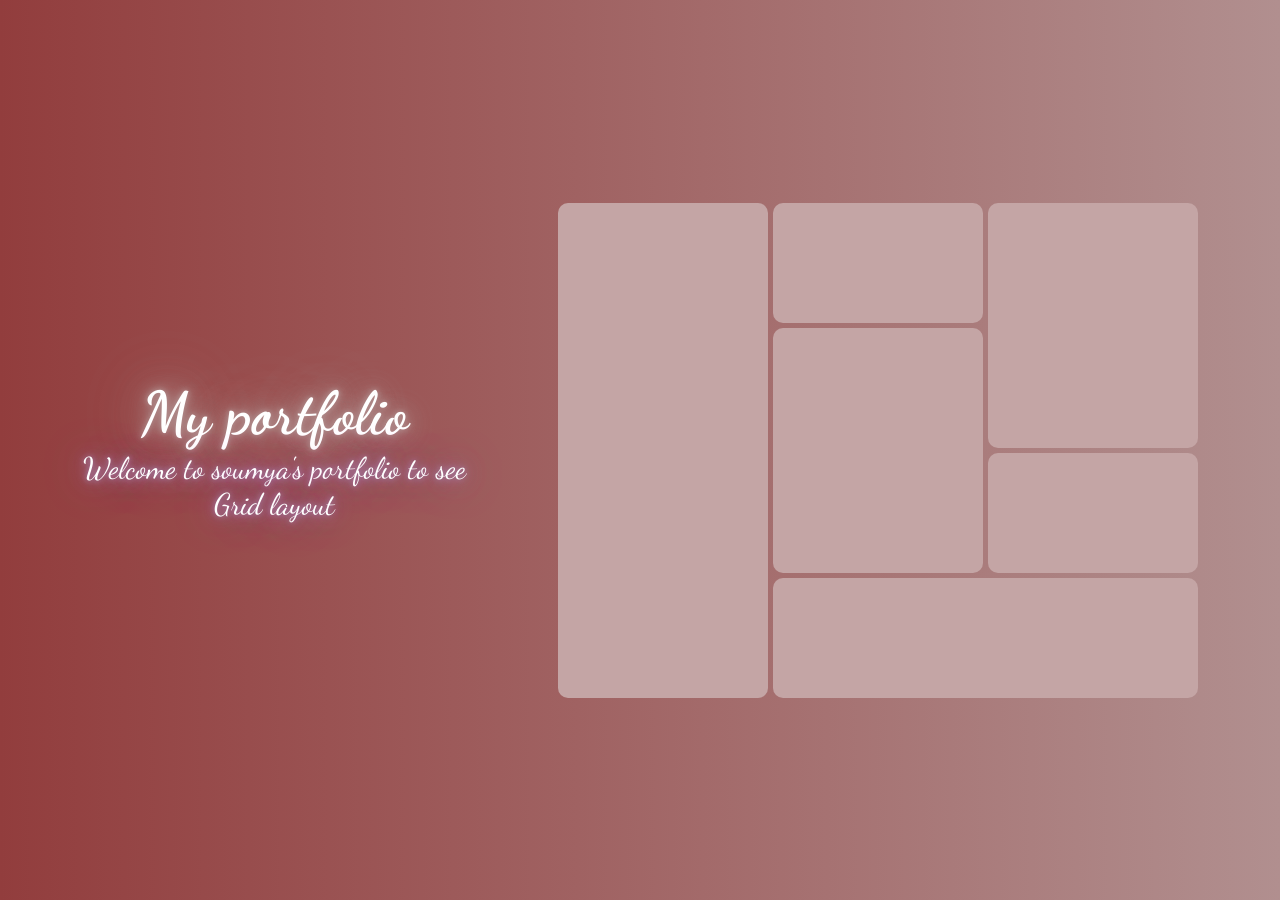
<file: Day5/index.html>
<!DOCTYPE html>
<html lang="en">
<head>
    <meta charset="UTF-8">
    <meta name="viewport" content="width=device-width, initial-scale=1.0">
    <title>Document</title>
    <link rel="stylesheet" href="style.css">
</head>
<body>
    
    <div class="container">
        <div class="left-side">

<h1 class="neon-title">My portfolio</h1>
<p class="neon-subtitle">Welcome to soumya's portfolio to see Grid layout</p>
        </div>

        <div class="right-side">
            <div class="box" id="box-1"></div>
            <div class="box" id="box-2"></div>
            <div class="box" id="box-3"></div>
            <div class="box" id="box-4"></div>
            <div class="box" id="box-5"></div>
            <div class="box" id="box-6"></div>
            
        </div>
    </div>



    
    
</body>
</html>
</file>
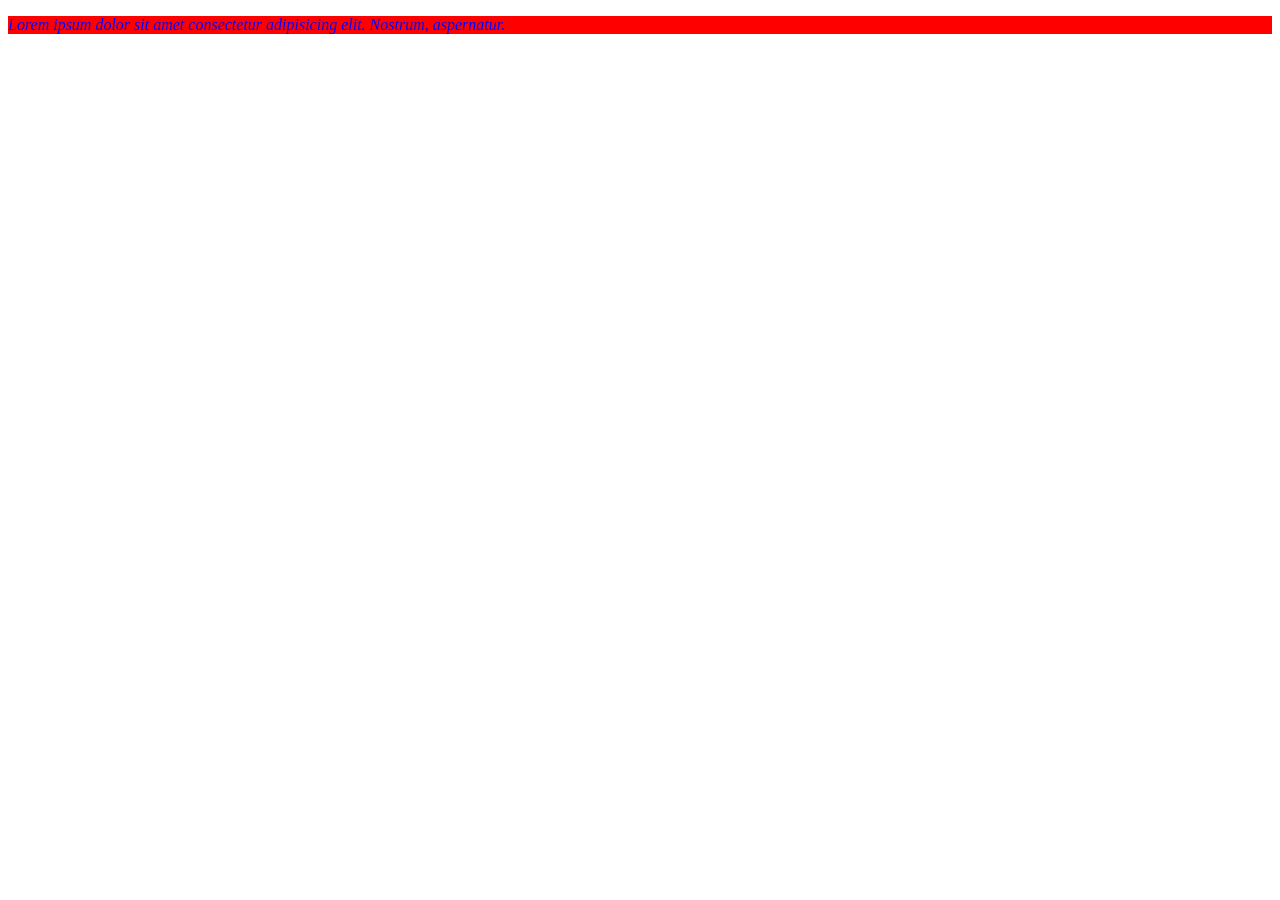
<file: Day1/02-Adding-CSS-to-HTML/index.html>
<!DOCTYPE html>
<html lang="en">
<head>
    <meta charset="UTF-8">
    <meta name="viewport" content="width=device-width, initial-scale=1.0">
    <title>Document</title>
    <link rel="stylesheet" href="style.css">

</head>
<body>
    <p>Lorem ipsum dolor sit amet consectetur adipisicing elit. Nostrum, aspernatur.</p>
</body>
</html>
</file>
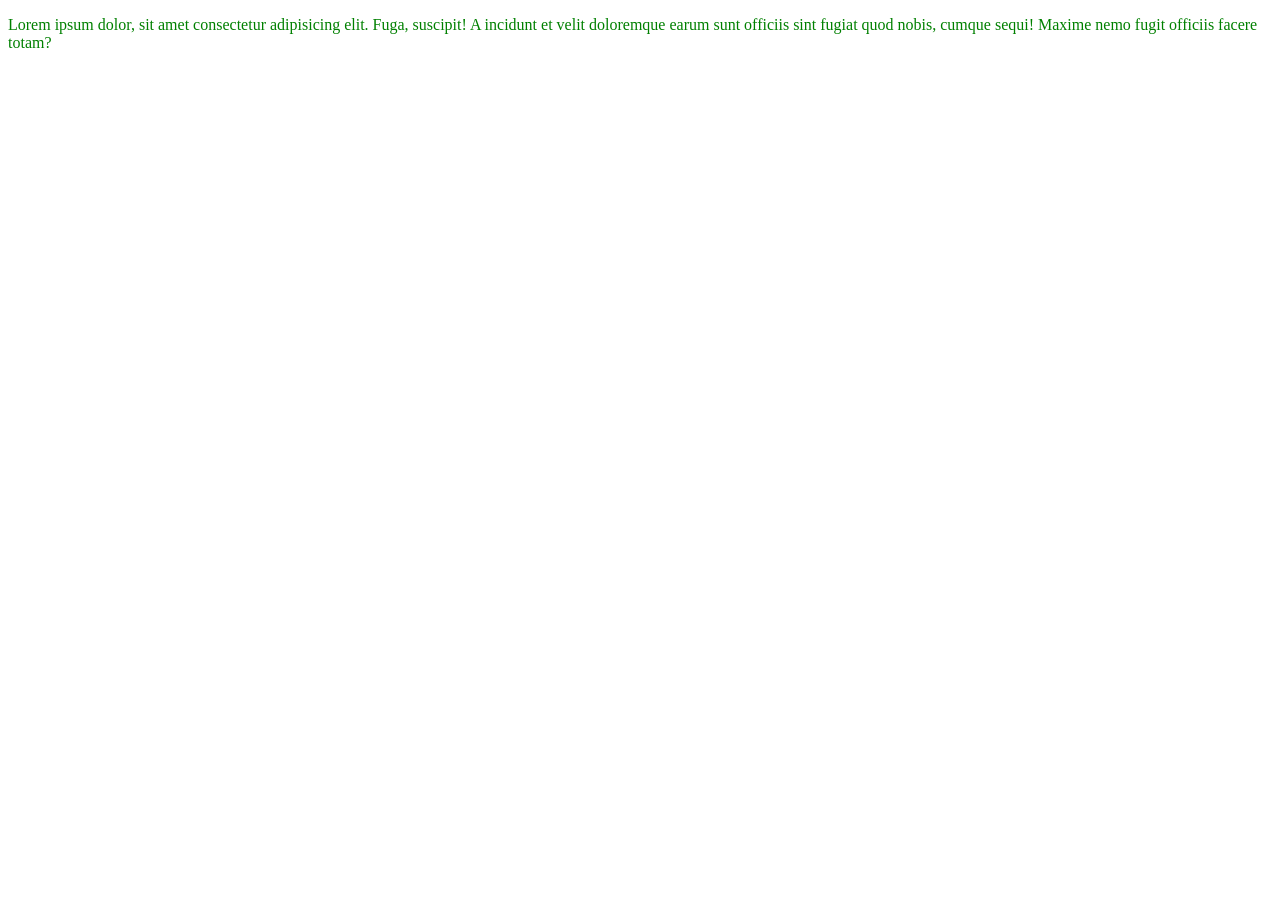
<file: Day1/03-Selector/index.html>
<!DOCTYPE html>
<html lang="en">
<head>
    <meta charset="UTF-8">
    <meta name="viewport" content="width=device-width, initial-scale=1.0">
    <title>Document</title>
    <link rel="Stylesheet" href="style.css">
</head>
<body>
    <p id="chacha" class="chachi">Lorem ipsum dolor, sit amet consectetur adipisicing elit. Fuga, suscipit! A incidunt et velit doloremque earum sunt officiis sint fugiat quod nobis, cumque sequi! Maxime nemo fugit officiis facere totam?</p>
</body>
</html>
</file>
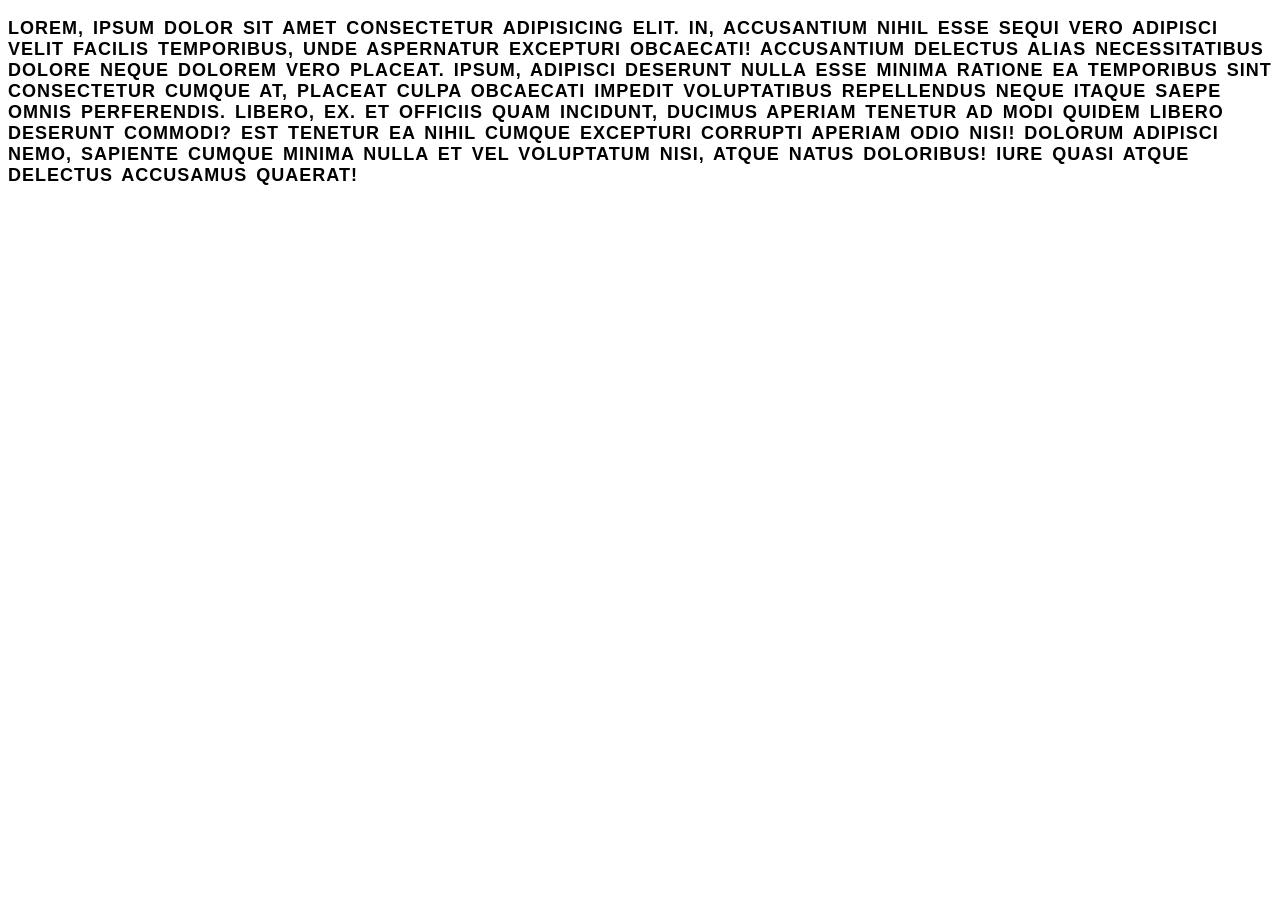
<file: Day1/04-Text-styling-properties/Index.html>
<!DOCTYPE html>
<html lang="en">
<head>
    <meta charset="UTF-8">
    <meta name="viewport" content="width=device-width, initial-scale=1.0">
    <title>Document</title>
    <link rel="stylesheet" href="style.css">
</head>
<body>
    <p>Lorem, ipsum dolor sit amet consectetur adipisicing elit. In, accusantium nihil esse sequi vero adipisci velit facilis temporibus, unde aspernatur excepturi obcaecati! Accusantium delectus alias necessitatibus dolore neque dolorem vero placeat. Ipsum, adipisci deserunt nulla esse minima ratione ea temporibus sint consectetur cumque at, placeat culpa obcaecati impedit voluptatibus repellendus neque itaque saepe omnis perferendis. Libero, ex. Et officiis quam incidunt, ducimus aperiam tenetur ad modi quidem libero deserunt commodi? Est tenetur ea nihil cumque excepturi corrupti aperiam odio nisi! Dolorum adipisci nemo, sapiente cumque minima nulla et vel voluptatum nisi, atque natus doloribus! Iure quasi atque delectus accusamus quaerat!</p>
</body>
</html>
</file>
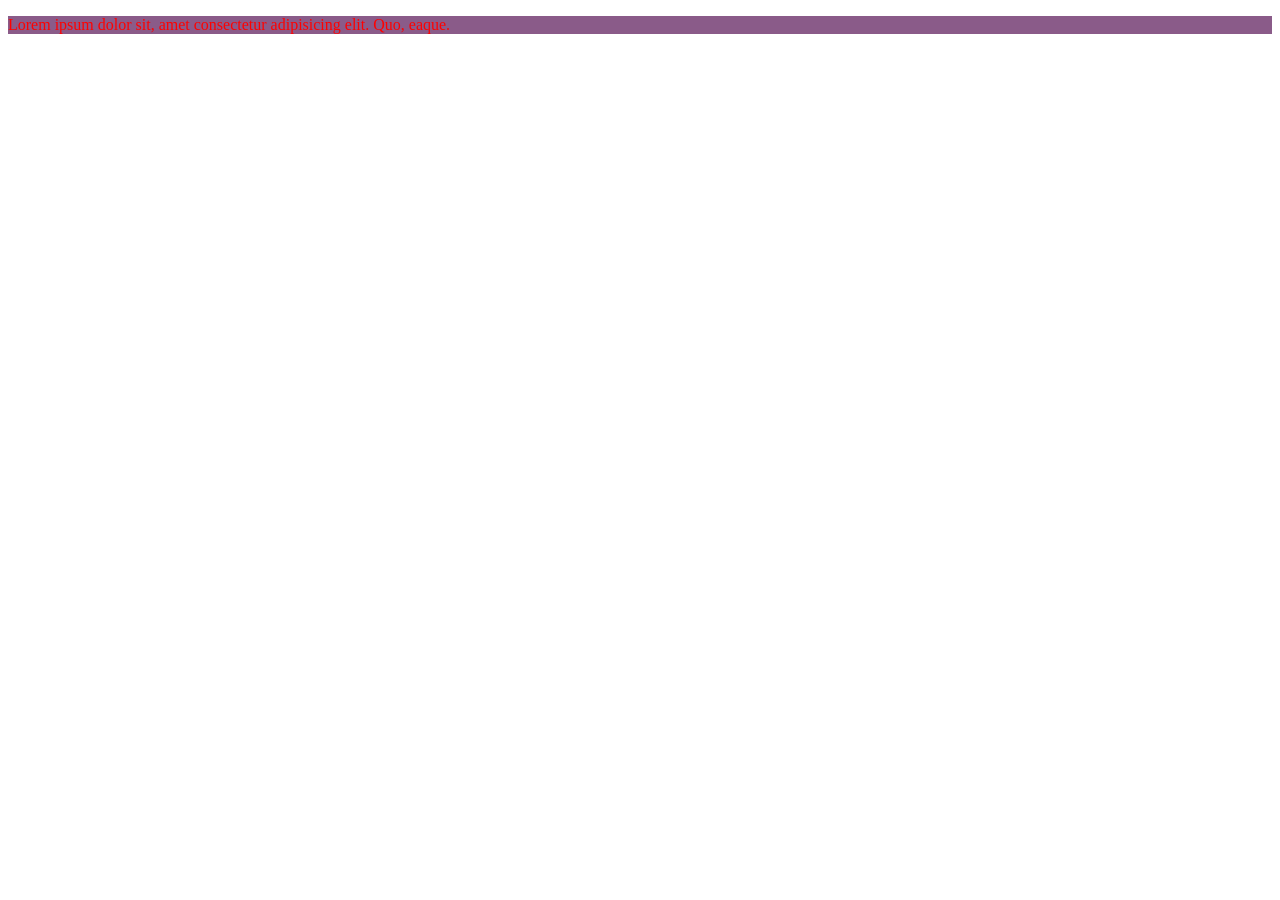
<file: Day1/05-color-Representation/index.html>
<!DOCTYPE html>
<html lang="en">
<head>
    <meta charset="UTF-8">
    <meta name="viewport" content="width=device-width, initial-scale=1.0">
    <title>Document</title>
    <link rel="Stylesheet" href="style.css">
</head>
<body>
  <p>
Lorem ipsum dolor sit, amet consectetur adipisicing elit. Quo, eaque.

  </p>  
</body>
</html>
</file>
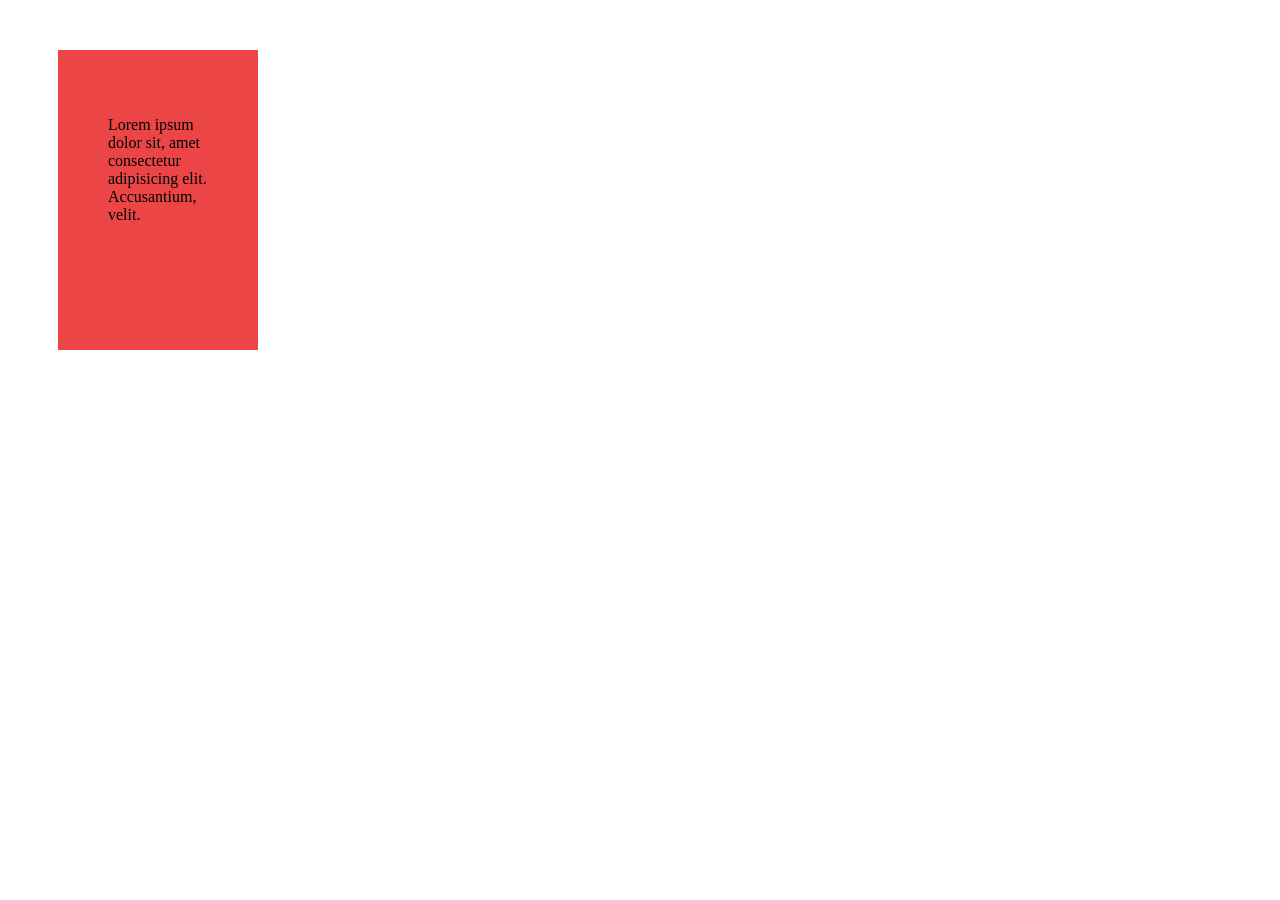
<file: Day1/06-Box-properties/index.html>
<!DOCTYPE html>
<html lang="en">
<head>
    <meta charset="UTF-8">
    <meta name="viewport" content="width=device-width, initial-scale=1.0">
    <title>Document</title>
    <link rel="Stylesheet" href="style.css">
</head>
<body>
    <div id="chacha">

<p>Lorem ipsum dolor sit, amet consectetur adipisicing elit. Accusantium, velit.</p>

    </div>
</body>
</html>
</file>
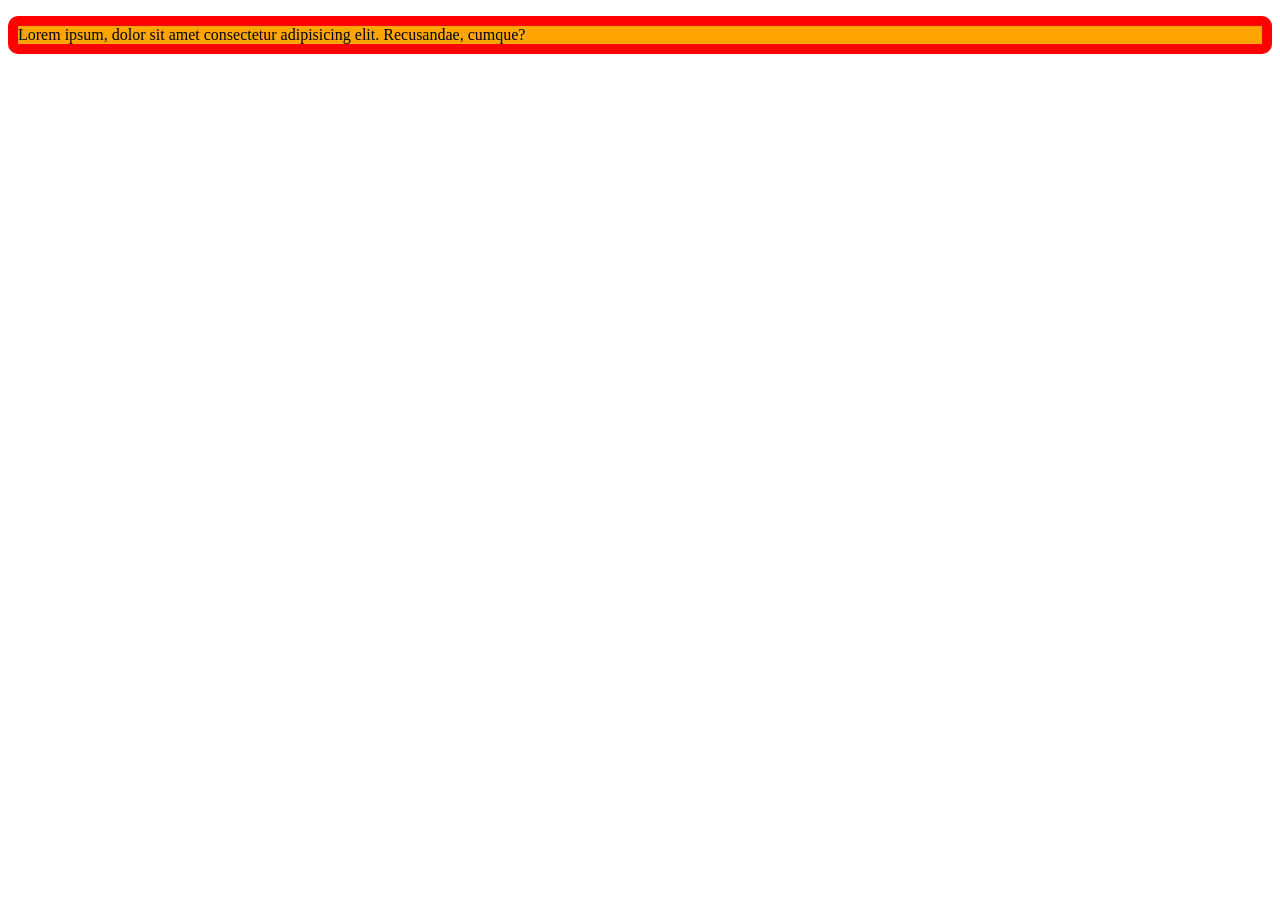
<file: Day1/07-Borders/index.html>
<!DOCTYPE html>
<html lang="en">
<head>
    <meta charset="UTF-8">
    <meta name="viewport" content="width=device-width, initial-scale=1.0">
    <title>Document</title>
    <link rel="Stylesheet" href="style.css">
</head>
<body>


<p class="chacha">
Lorem ipsum, dolor sit amet consectetur adipisicing elit. Recusandae, cumque?
</p>







    
</body>
</html>
</file>
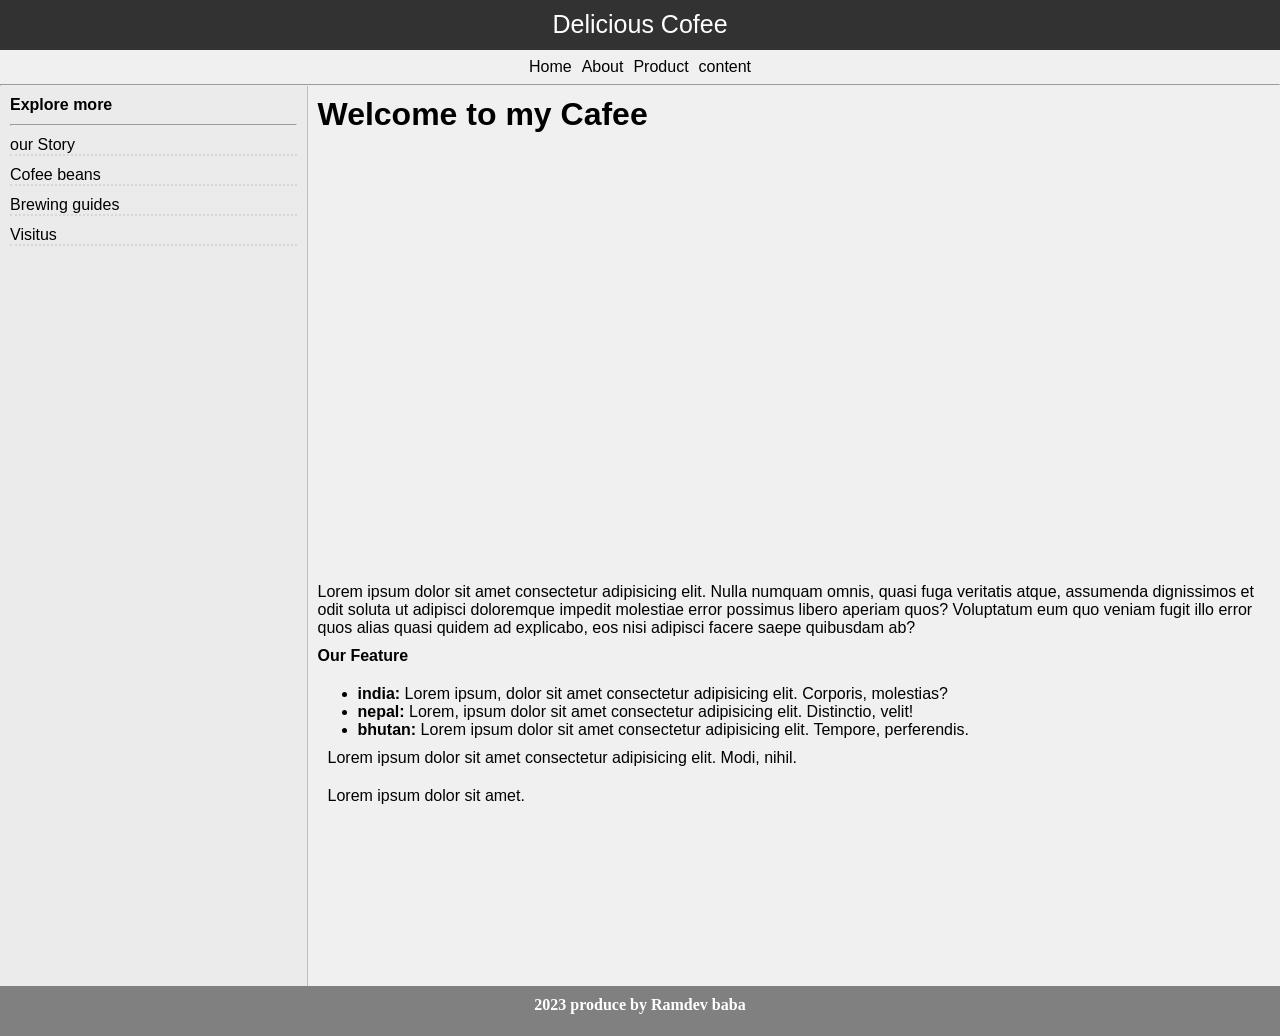
<file: Day2/project/index.html>
<!DOCTYPE html>
<html lang="en">

<head>
   <meta charset="UTF-8">
   <meta name="viewport" content="width=device-width, initial-scale=1.0">
   <title>Document</title>
   <link rel="stylesheet" href="style.css">
</head>

<body>

   <div class="head">
      <p class="heading">Delicious Cofee</p>

   </div>



   <nav class="navbar">
      <ul class="content">

         <li><a href="#">Home</a></li>
         <li><a href="#">About</a></li>
         <li><a href="#">Product</a></li>
         <li><a href="#">content</a></li>

      </ul>
      <hr>
   </nav>


   <div class="parent">
      <div class="left-side">

         <p><b>Explore more</b></p>
          <hr>
         <p class="styles">our Story</p>

         <p class="styles">Cofee beans</p>

         <p class="styles">Brewing guides</p>

         <p class="styles">Visitus</p>
        


      </div>


      <div class="right-side-container">

         <h1><b>Welcome to my Cafee</b></h1>

         <div class="right-side">

            <div class="pic1"></div>
            <div class="pic2"></div>
            <div class="pic3"></div>

         </div>

         <p>Lorem ipsum dolor sit amet consectetur adipisicing elit. Nulla numquam omnis, quasi fuga veritatis atque,
            assumenda dignissimos et odit soluta ut adipisci doloremque impedit molestiae error possimus libero aperiam
            quos? Voluptatum eum quo veniam fugit illo error quos alias quasi quidem ad explicabo, eos nisi adipisci
            facere saepe quibusdam ab?
         </p>

         <p class="ourfeature"><b>Our Feature</b></p>
         <ul class="order-list">

              <li><b>india:</b> Lorem ipsum, dolor sit amet consectetur adipisicing elit. Corporis, molestias?</li>
              <li><b>nepal:</b> Lorem, ipsum dolor sit amet consectetur adipisicing elit. Distinctio, velit!</li>
              <li><b>bhutan:</b> Lorem ipsum dolor sit amet consectetur adipisicing elit. Tempore, perferendis.</li>

         </ul>
<p class="thanks">Lorem ipsum dolor sit amet consectetur adipisicing elit. Modi, nihil.</p>
<p class="thanks">Lorem ipsum dolor sit amet.</p>




      </div>


   </div>

<div class="under">
<p><b>2023 produce by Ramdev baba</b></p>
</div>


</body>

</html>
</file>
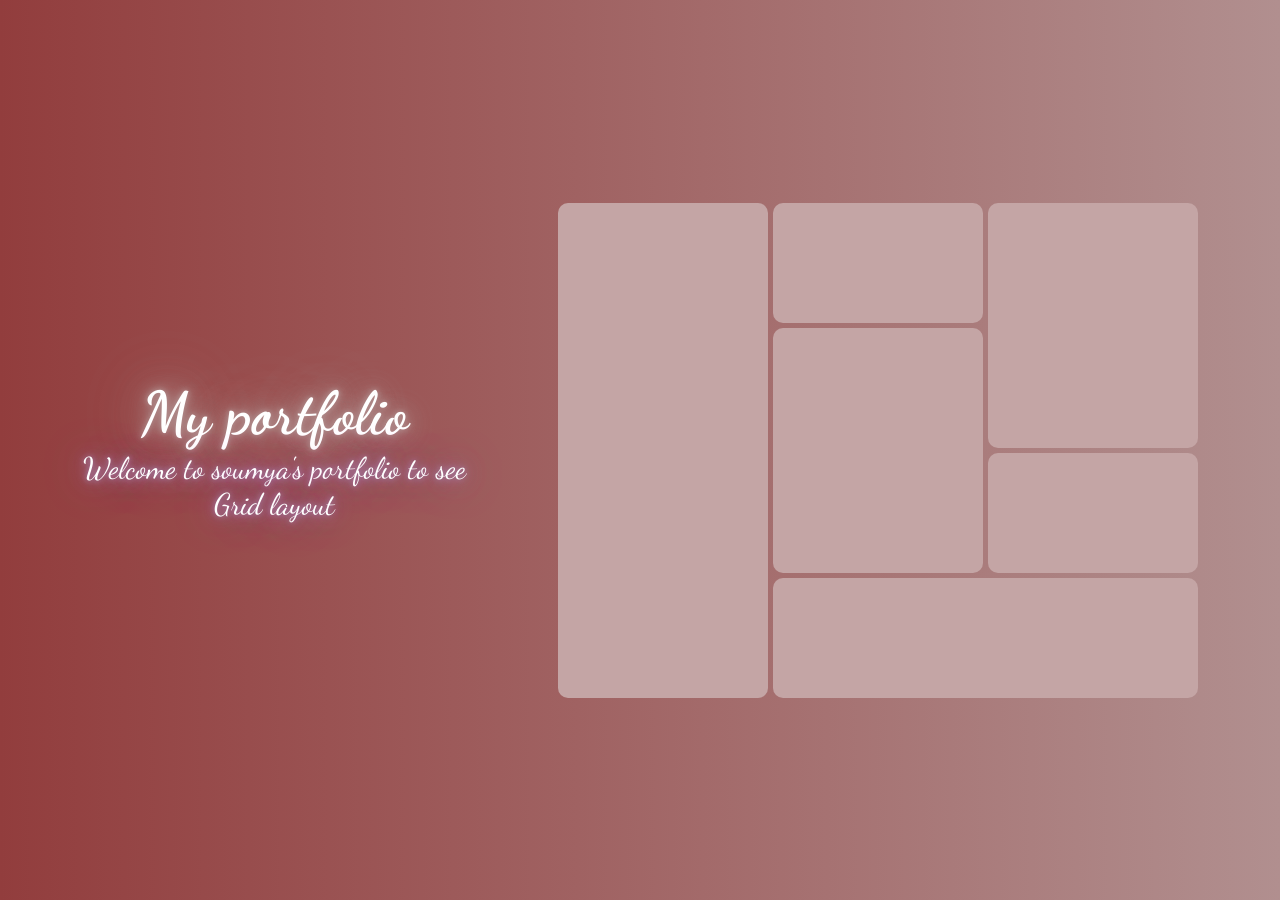
<file: Day5/Grid-Normal-Project/index.html>
<!DOCTYPE html>
<html lang="en">
<head>
    <meta charset="UTF-8">
    <meta name="viewport" content="width=device-width, initial-scale=1.0">
    <title>Document</title>
    <link rel="stylesheet" href="style.css">
</head>
<body>
    
    <div class="container">
        <div class="left-side">

<h1 class="neon-title">My portfolio</h1>
<p class="neon-subtitle">Welcome to soumya's portfolio to see Grid layout</p>
        </div>

        <div class="right-side">
            <div class="box" id="box-1"></div>
            <div class="box" id="box-2"></div>
            <div class="box" id="box-3"></div>
            <div class="box" id="box-4"></div>
            <div class="box" id="box-5"></div>
            <div class="box" id="box-6"></div>
            
        </div>
    </div>



    
    
</body>
</html>
</file>
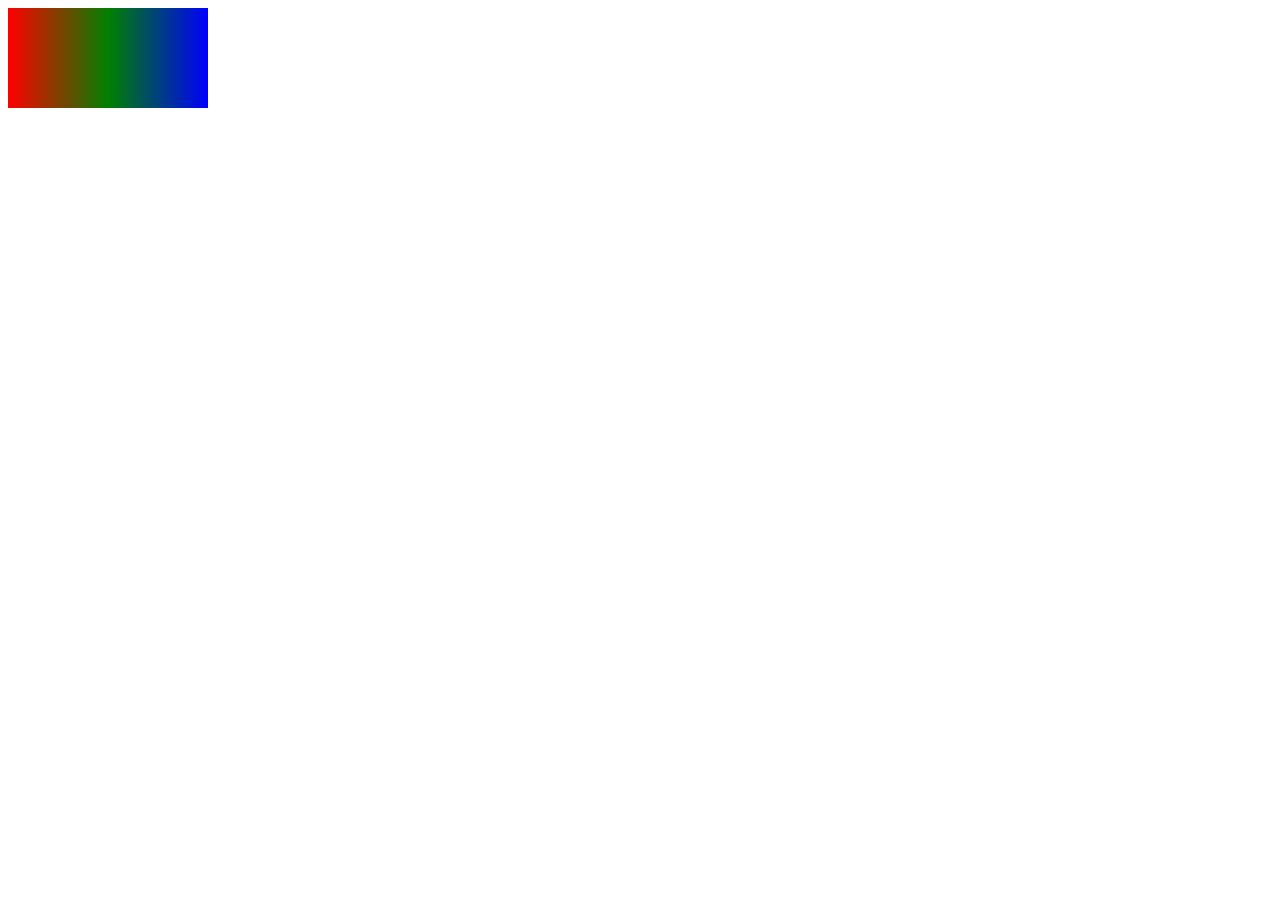
<file: Day1/08-Background-And-Shadow/Backgund-properties/index.html>
<!DOCTYPE html>
<html lang="en">
<head>
    <meta charset="UTF-8">
    <meta name="viewport" content="width=device-width, initial-scale=1.0">
    <title>Document</title>
    <link rel="Stylesheet" href="style.css">
</head>
<body>
    
<div id="chacha">



</div>




</body>
</html>
</file>
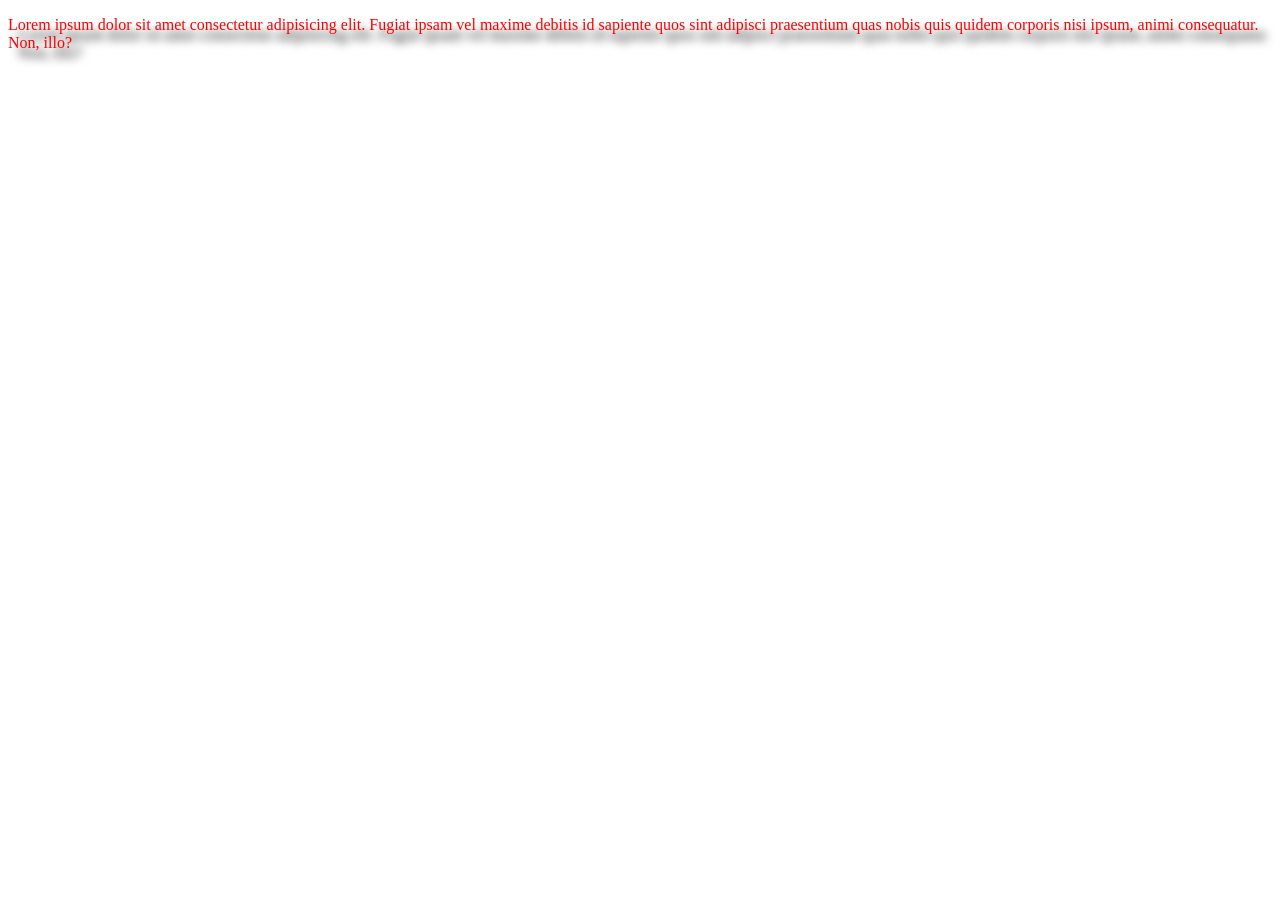
<file: Day1/08-Background-And-Shadow/Shadow-effects/index.html>
<!DOCTYPE html>
<html lang="en">
<head>
    <meta charset="UTF-8">
    <meta name="viewport" content="width=device-width, initial-scale=1.0">
    <title>Document</title>
    <link rel="Stylesheet" href="style.css">
</head>
<body>
    <p>

        Lorem ipsum dolor sit amet consectetur adipisicing elit. Fugiat ipsam vel maxime debitis id sapiente quos sint adipisci praesentium quas nobis quis quidem corporis nisi ipsum, animi consequatur. Non, illo?
    </p>
</body>
</html>
</file>
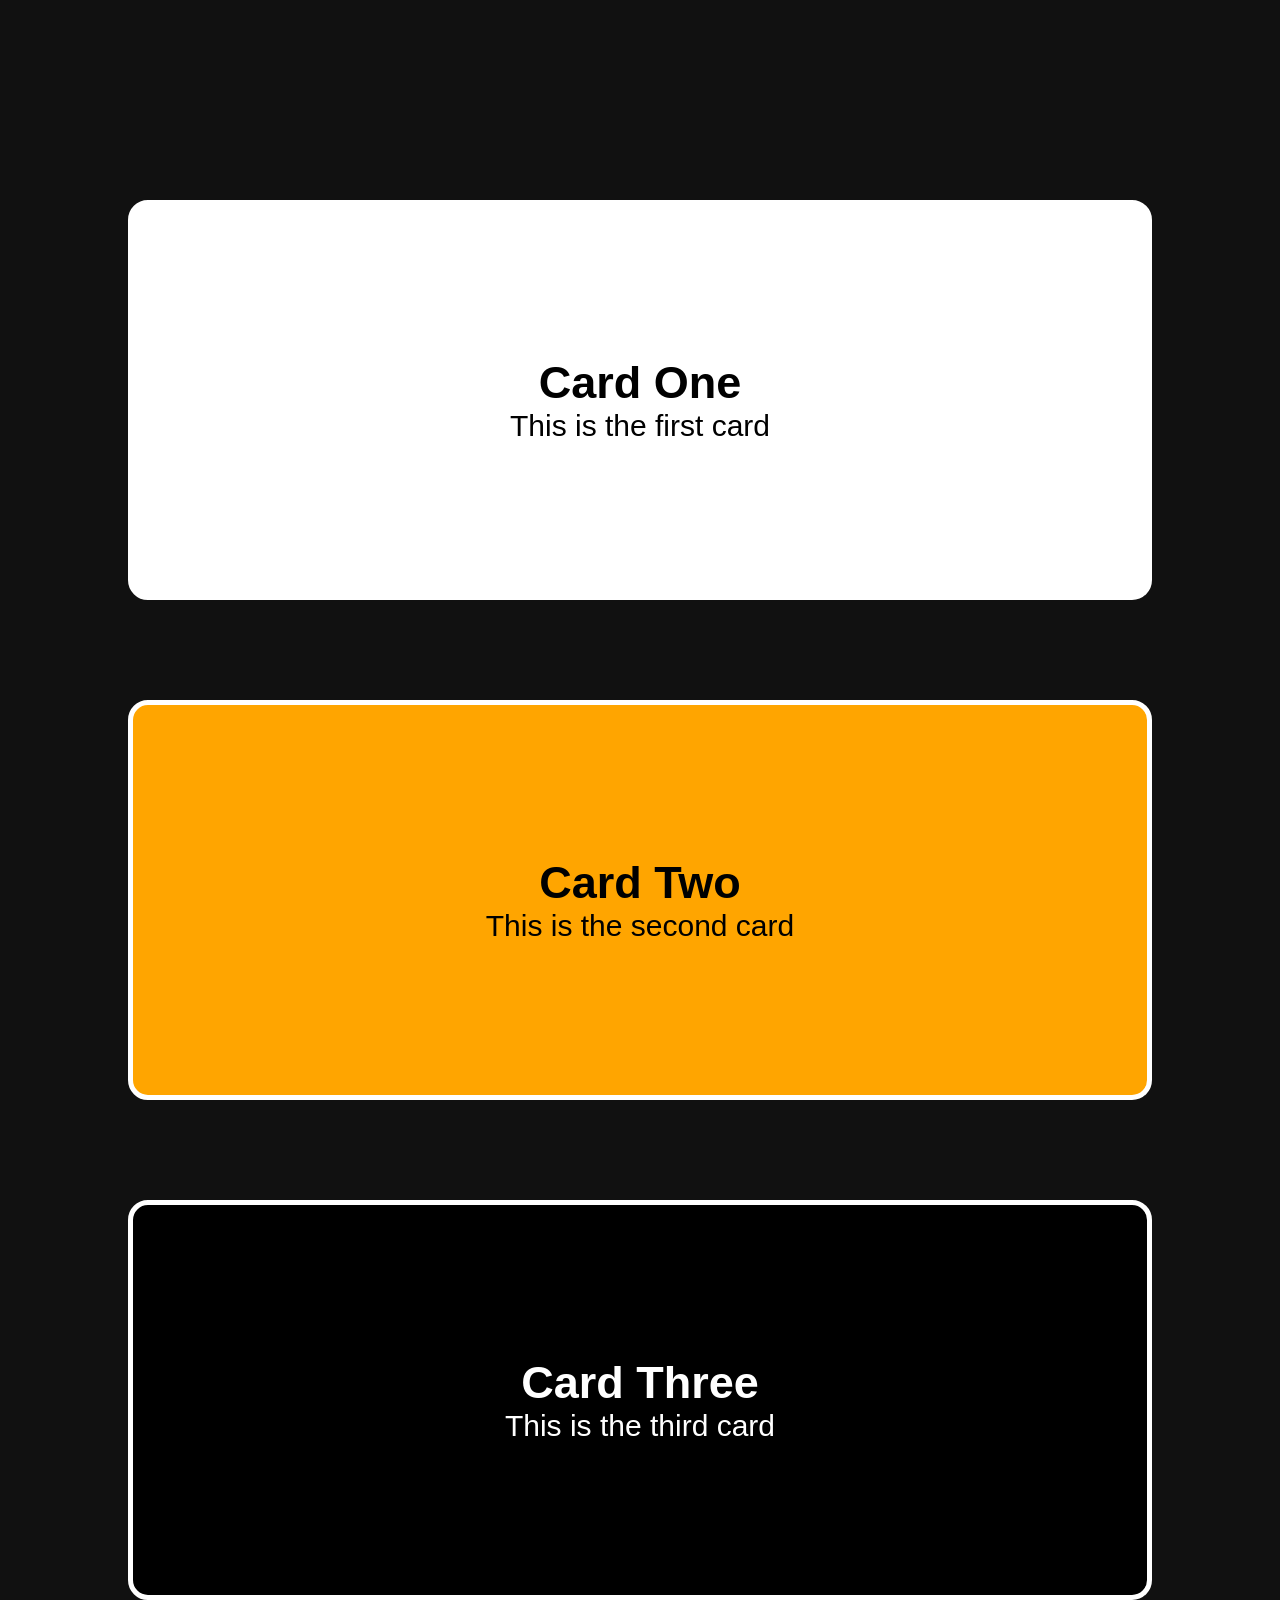
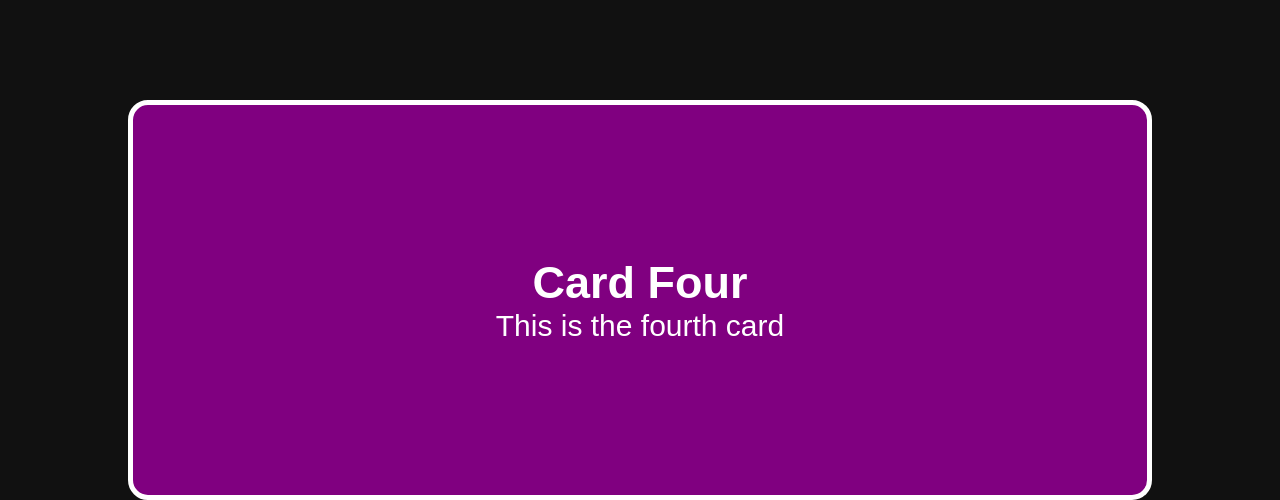
<file: Day3/Project/Scroll-animated/index.html>
<!DOCTYPE html>
<html lang="en">
<head>
<meta charset="UTF-8">
<title>Scrolling Cards</title>
<link rel="stylesheet" href="style.css">
</head>
<body>

<section class="container">

<div class="card white">
<h1>Card One</h1>
<p>This is the first card</p>
</div>

<div class="card orange">
<h1>Card Two</h1>
<p>This is the second card</p>
</div>

<div class="card black">
<h1>Card Three</h1>
<p>This is the third card</p>
</div>

<div class="card purple">
<h1>Card Four</h1>
<p>This is the fourth card</p>
</div>

</section>

</body>
</html>
</file>
<file: Day5/style.css>
@import url('https://fonts.googleapis.com/css2?family=Dancing+Script:wght@400..700&family=Merriweather:ital,opsz,wght@0,18..144,300..900;1,18..144,300..900&family=Roboto+Slab:wght@100..900&display=swap');

*{

margin: 0;
padding: 0;
box-sizing: border-box;

}

html,body{

    font-family: "Dancing Script", cursive;
    font-size: 1em;
}

h1{

font-size:60px;

}

p{
font-size:30px;

}


.neon-title{
font-size:60px;
color:#fff;

text-shadow:
0 0 5px rgb(177, 143, 143),
0 0 10px rgb(177, 143, 143),
0 0 20px rgb(177, 143, 143),
0 0 40px rgb(177, 143, 143),
0 0 80px rgb(177, 143, 143);
}

.neon-subtitle{
font-size:30px;
color:#fff;

text-shadow:
0 0 5px #a77ba7,
0 0 10px #a77ba7,
0 0 20px #a77ba7,
0 0 40px #a77ba7;
}



.container{
    min-height: 100vh;
    display: flex;
    justify-content: space-evenly;
    align-items: center;
    gap: 10px;
    color: white;
    background-image: linear-gradient(to right ,rgb(146, 61, 61),rgb(177, 143, 143));
    
   
    
}

.box:hover{

background-color: aliceblue;
background-position: bottom;
}

.box{

border-radius: 10px;
background-color: rgb(196, 165, 165);
background-blend-mode: multiply;
transition: all ease-in-out 1s;

}

#box-1{

    grid-row: span 4;
    background-image: url(https://images.pexels.com/photos/4045599/pexels-photo-4045599.jpeg?auto=compress&cs=tinysrgb&w=600);
    background-size: cover;
    
}

#box-2{

    background-image: url(https://images.pexels.com/photos/4505449/pexels-photo-4505449.jpeg);
    background-size: cover;
    
}

#box-3{

    background-image: url(https://images.pexels.com/photos/4154191/pexels-photo-4154191.jpeg);
    background-size: cover;
    grid-row: span 2;

}

#box-4{

    background-image: url(https://images.pexels.com/photos/4056535/pexels-photo-4056535.jpeg);
    background-size: cover;
    
    grid-row:span 2;
    
}

#box-5{

    background-image: url(https://images.pexels.com/photos/4571219/pexels-photo-4571219.jpeg);
    background-size: cover;
}

#box-6{

    background-image: url(https://images.pexels.com/photos/3775153/pexels-photo-3775153.jpeg);
     grid-column: span 2;
     background-size: cover;
     background-position: center;
    
     
   
}

.left-side{

    text-align: center;
flex-basis: 30%;
}

.right-side{
flex-basis: 50%;
display: grid;
grid-template-columns: repeat(3,1fr);
gap: 5px;
grid-auto-rows: 120px;
}
</file>
<file: Day1/02-Adding-CSS-to-HTML/style.css>
p{

background-color: red;
font-style: italic;
color: blue;


}
</file>
<file: Day1/03-Selector/style.css>
p{

color: red;

}

*{

color: blue;

}

.chachi{

color: aqua;


}

#chacha{

    color: green;
}
</file>
<file: Day1/04-Text-styling-properties/style.css>
p{
  font-family: Arial;
  font-size: 18px;
  font-weight: bold;
  letter-spacing: 1px;
  word-spacing: 3px;
  text-align: left;
  text-transform: uppercase;
}
</file>
<file: Day1/05-color-Representation/style.css>
p{

color: red;
background-color: #8a5b89;

}
</file>
<file: Day1/06-Box-properties/style.css>
#chacha{

height: 300px;
width: 200px;
background-color: rgb(235, 69, 69);
padding: 50px;
box-sizing: border-box;
margin: 50px;
}
</file>
<file: Day1/07-Borders/style.css>
p{

border-color: red;
border-width: 10px;
border-radius: 10px;
background-color: orange;
border-style: solid;

}
</file>
<file: Day2/project/style.css>
*{
    margin: 0;
    padding: 0;
    box-sizing: border-box;
} 

head,body{

    height: 100%;
    width: 100%;
}

.head{
width: 100%;
height: 50px;
background-color: #333233;
}

.styles{

border-bottom: 2px dotted rgb(219, 212, 212);



}
.heading{
color: white;
font-family: Arial, Helvetica, sans-serif;

font-size: 25px;
display: flex;
justify-content: center;
padding: 10px;
}

.navbar{

background-color: #f0f0f0;

}

.content{
display: flex;
justify-content: center;
list-style: none;
gap: 10px;
padding: 8px;
}

.content a{
text-decoration: none;
color: black;
font-family: Arial, Helvetica, sans-serif;

}

.content a:hover{

    color: pink;
}

.parent{

height: 100vh;
width: 100%;
background-color: rgb(70, 19, 28);
display: flex;
}

.left-side{

 height: 100%;
 width: 400px;
 background-color: #ebebeb;
 border-right: 0.5px solid rgba(0,0,0,0.2);
 font-family: Arial, Helvetica, sans-serif;
 display: flex;
padding: 10px;
 flex-direction: column;
gap: 10px;
}
.right-side-container{
font-family: Arial, Helvetica, sans-serif;
width: 100%;
background-color: #f0f0f0;
padding: 10px;
color: black;
}


.right-side{
background-color: #f0f0f0;
height: 50%;
width: 100%;
display: flex;
justify-content: center;
gap: 5px;
margin-top: 10px;

}


.pic1{
height: 350px;
width: 300px;

padding-left: 20px;
background-image: url(https://images.unsplash.com/photo-1556742526-795a8eac090e?w=600&auto=format&fit=crop&q=60&ixlib=rb-4.1.0&ixid=M3wxMjA3fDF8MHxzZWFyY2h8MXx8Y29mZmVlfGVufDB8fDB8fHww);
background-size: cover;
}

.pic2{
height: 350px;
width: 300px;

background-image: url(https://plus.unsplash.com/premium_photo-1675435644687-562e8042b9db?w=600&auto=format&fit=crop&q=60&ixlib=rb-4.1.0&ixid=M3wxMjA3fDB8MHxzZWFyY2h8Mnx8Y29mZmVlfGVufDB8fDB8fHww);
background-size: cover;
background-position: center;
}


.pic3{
height: 350px;
width: 300px;

padding-right: 10px;
background-size: cover;
background-image: url(https://images.unsplash.com/photo-1509042239860-f550ce710b93?w=600&auto=format&fit=crop&q=60&ixlib=rb-4.1.0&ixid=M3wxMjA3fDB8MHxzZWFyY2h8M3x8Y29mZmVlfGVufDB8fDB8fHww);
}
.under{
    height: 50px;
    width: 100%;
background-color: gray;
padding: 10px;
text-align: center;
color: white;
}

.ourfeature{
    padding-top: 10px;
}
.order-list{

color: black;
padding-top: 20px;
padding-left: 40px;

}
.thanks{


    padding: 10px;
}
</file>
<file: Day5/Grid-Normal-Project/style.css>
@import url('https://fonts.googleapis.com/css2?family=Dancing+Script:wght@400..700&family=Merriweather:ital,opsz,wght@0,18..144,300..900;1,18..144,300..900&family=Roboto+Slab:wght@100..900&display=swap');

*{

margin: 0;
padding: 0;
box-sizing: border-box;

}

html,body{

    font-family: "Dancing Script", cursive;
    font-size: 1em;
}

h1{

font-size:60px;

}

p{
font-size:30px;

}


.neon-title{
font-size:60px;
color:#fff;

text-shadow:
0 0 5px rgb(177, 143, 143),
0 0 10px rgb(177, 143, 143),
0 0 20px rgb(177, 143, 143),
0 0 40px rgb(177, 143, 143),
0 0 80px rgb(177, 143, 143);
}

.neon-subtitle{
font-size:30px;
color:#fff;

text-shadow:
0 0 5px #a77ba7,
0 0 10px #a77ba7,
0 0 20px #a77ba7,
0 0 40px #a77ba7;
}



.container{
    min-height: 100vh;
    display: flex;
    justify-content: space-evenly;
    align-items: center;
    gap: 10px;
    color: white;
    background-image: linear-gradient(to right ,rgb(146, 61, 61),rgb(177, 143, 143));
    
   
    
}

.box:hover{

background-color: aliceblue;
background-position: bottom;
}

.box{

border-radius: 10px;
background-color: rgb(196, 165, 165);
background-blend-mode: multiply;
transition: all ease-in-out 1s;

}

#box-1{

    grid-row: span 4;
    background-image: url(https://images.pexels.com/photos/4045599/pexels-photo-4045599.jpeg?auto=compress&cs=tinysrgb&w=600);
    background-size: cover;
    
}

#box-2{

    background-image: url(https://images.pexels.com/photos/4505449/pexels-photo-4505449.jpeg);
    background-size: cover;
    
}

#box-3{

    background-image: url(https://images.pexels.com/photos/4154191/pexels-photo-4154191.jpeg);
    background-size: cover;
    grid-row: span 2;

}

#box-4{

    background-image: url(https://images.pexels.com/photos/4056535/pexels-photo-4056535.jpeg);
    background-size: cover;
    
    grid-row:span 2;
    
}

#box-5{

    background-image: url(https://images.pexels.com/photos/4571219/pexels-photo-4571219.jpeg);
    background-size: cover;
}

#box-6{

    background-image: url(https://images.pexels.com/photos/3775153/pexels-photo-3775153.jpeg);
     grid-column: span 2;
     background-size: cover;
     background-position: center;
    
     
   
}

.left-side{

    text-align: center;
flex-basis: 30%;
}

.right-side{
flex-basis: 50%;
display: grid;
grid-template-columns: repeat(3,1fr);
gap: 5px;
grid-auto-rows: 120px;
}
</file>
<file: Day1/08-Background-And-Shadow/Backgund-properties/style.css>
#chacha{
width: 200px;
height: 100px;
background-position: top;
background: linear-gradient(to right, red,green,blue);


}
</file>
<file: Day1/08-Background-And-Shadow/Shadow-effects/style.css>
p{

color: red;
text-shadow: 10px 10px 10px black;




}
</file>
<file: Day3/Project/Scroll-animated/style.css>
*{
margin:0;
padding:0;
box-sizing:border-box;
font-family:Arial;
}

body{
background:#111;
height:200vh;
}

.container{
width:80%;
margin:auto;
padding-top:200px;
}

.card{
height:400px;
border-radius:20px;
margin-bottom:100px;
padding:40px;
position:sticky;
top:100px;
display:flex;
border:5px solid white;
flex-direction:column;
justify-content:center;
align-items:center;
font-size:30px;
}

/* Card colors */

.white{
background:white;
color:black;

}

.orange{
background:orange;
color:black;


}

.black{
background:black;
color:white;


}

.purple{
background:purple;
color:white;

}
</file>
